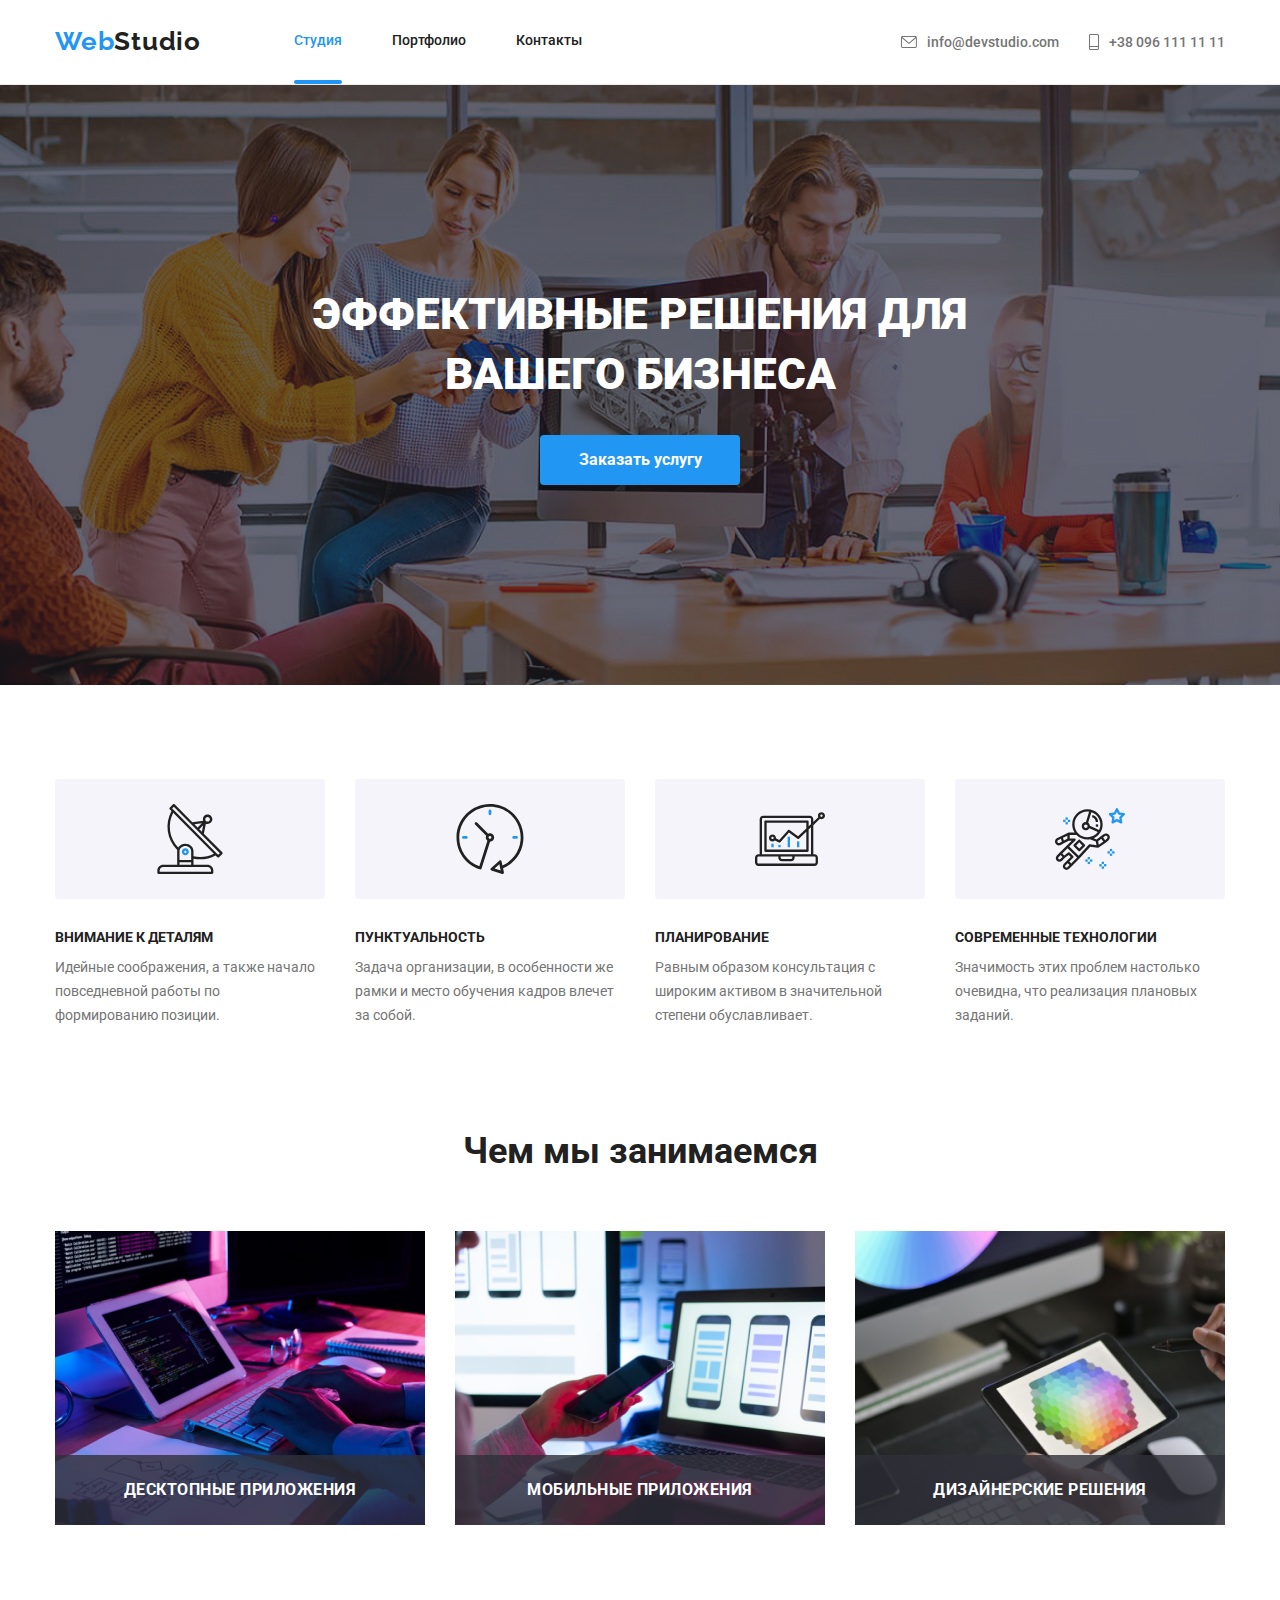
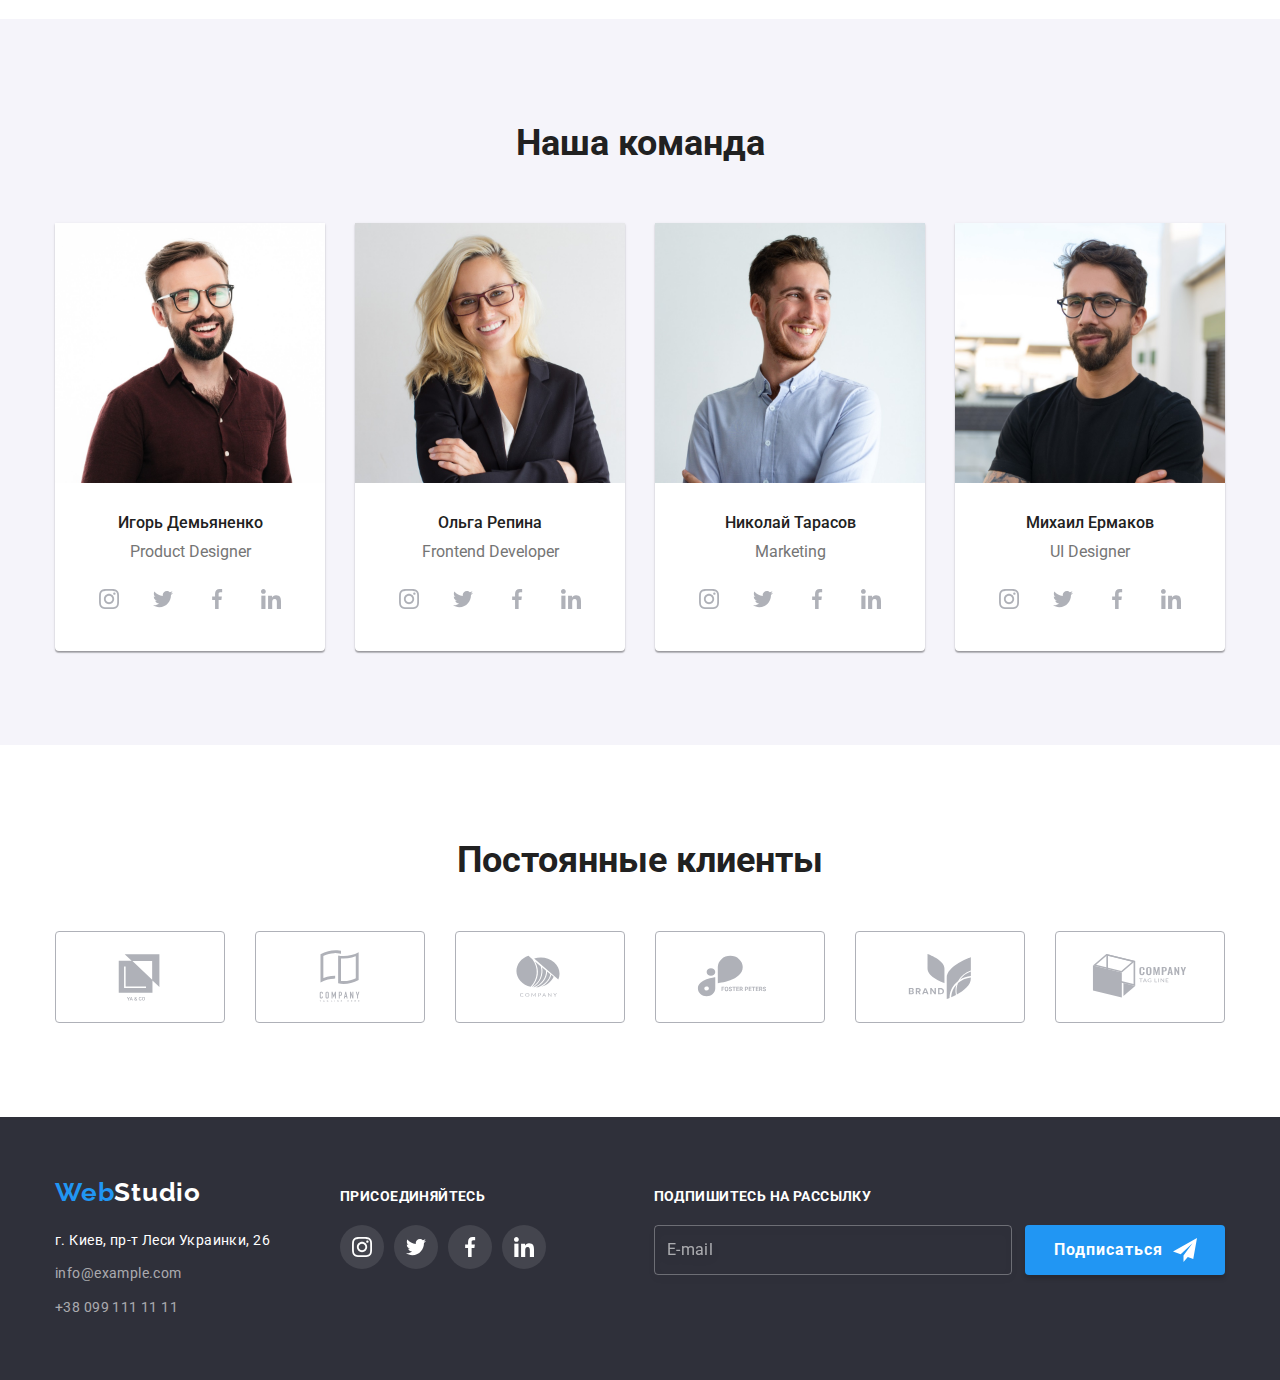
<file: index.html>
<!DOCTYPE html>
<html lang="ru">
  <head>
    <meta charset="utf-8" />
    <title>Студия</title>
    <link
      href="https://fonts.googleapis.com/css2?family=Raleway:wght@700&family=Roboto:wght@400;500;700;900&display=swap"
      rel="stylesheet"
    />
    <link
      rel="stylesheet"
      href="https://cdnjs.cloudflare.com/ajax/libs/modern-normalize/1.0.0/modern-normalize.min.css"
    />
    <link rel="stylesheet" href="./css/main.min.css" />
  </head>
  <body>
    <header class="page-header">
      <div class="container">
        <a class="logo" href="">Web<span class="logo-black">Studio</span></a>
        <nav class="page-nav">
          <ul class="main-nav-list">
            <li class="navigation-element is-active"><a href="./index.html">Студия</a></li>
            <li class="navigation-element"><a href="./portfolio.html">Портфолио</a></li>
            <li class="navigation-element"><a href="">Контакты</a></li>
          </ul>
        </nav>
        <ul class="contacts-list-header">
          <li class="contacts-header-element contacts-header-icon-mail">
            <a class="email-link" href="mailto:info@devstudio.com">
              <svg class="icon icon-envelope" width="16px" height="12px">
                <use href="./images/icons.svg#icon-envelope"></use>
              </svg>
              info@devstudio.com
            </a>
          </li>
          <li class="contacts-header-element">
            <a class="mob-link" href="tel:+380961111111">
              <svg class="icon icon-mob" width="10px" height="16px">
                <use href="./images/icons.svg#icon-mob"></use>
              </svg>
              <p>+38 096 111 11 11</p>
            </a>
          </li>
        </ul>
      </div>
    </header>
    <main>
      <section class="hero section">
        <div class="container">
          <h1 class="hero-title">Эффективные решения для вашего бизнеса</h1>
          <button class="order-service-btn" type="button" data-modal-open>Заказать услугу</button>
        </div>
      </section>

      <section class="features section">
        <div class="container">
          <h2 class="features__section-title visually-hidden">Особенности</h2>
          <ul class="features__list">
            <li class="features__feature-element feature-element-antenna">
              <h3 class="features__feature-title">Внимание к деталям</h3>
              <p class="features__feature-descr">
                Идейные соображения, а также начало повседневной работы по формированию позиции.
              </p>
            </li>
            <li class="features__feature-element feature-element-clock">
              <h3 class="features__feature-title">Пунктуальность</h3>
              <p class="features__feature-descr">
                Задача организации, в особенности же рамки и место обучения кадров влечет за собой.
              </p>
            </li>
            <li class="features__feature-element feature-element-diagram">
              <h3 class="features__feature-title">Планирование</h3>
              <p class="features__feature-descr">
                Равным образом консультация с широким активом в значительной степени обуславливает.
              </p>
            </li>
            <li class="features__feature-element feature-element-astronaut">
              <h3 class="features__feature-title">Современные технологии</h3>
              <p class="features__feature-descr">
                Значимость этих проблем настолько очевидна, что реализация плановых заданий.
              </p>
            </li>
          </ul>
        </div>
      </section>
      <section class="our-job section">
        <div class="container">
          <h2 class="our-job__title">Чем мы занимаемся</h2>
          <ul class="our-job__list">
            <li class="our-job__element">
              <img src="./images/our-job-1.jpg" alt="чем мы занимаемся" width="370" height="294" />
              <p class="our-job__element-descr">Десктопные приложения</p>
            </li>
            <li class="our-job__element">
              <img src="./images/our-job-2.jpg" alt="чем мы занимаемся" width="370" height="294" />
              <p class="our-job__element-descr">Мобильные приложения</p>
            </li>
            <li class="our-job__element">
              <img src="./images/our-job-3.jpg" alt="чем мы занимаемся" width="370" height="294" />
              <p class="our-job__element-descr">Дизайнерские решения</p>
            </li>
          </ul>
        </div>
      </section>

      <section class="our-team section">
        <div class="container">
          <h2 class="our-team-title">Наша команда</h2>
          <ul class="our-team-list">
            <li class="our-team-member">
              <img
                src="./images/team-member-1.jpg"
                alt="Игорь Демьяненко"
                width="270"
                height="260"
              />
              <div class="our-team-member-descr">
                <h3 class="member-name">Игорь Демьяненко</h3>
                <p class="member-position">Product Designer</p>
                <ul class="social-links">
                  <li class="social-links-element">
                    <a class="social-links-link" href="">
                      <svg class="social-icon-instagram" width="20px" height="20px">
                        <use href="./images/icons.svg#icon-instagram"></use>
                      </svg>
                    </a>
                  </li>
                  <li class="social-links-element">
                    <a class="social-links-link" href="">
                      <svg class="social-icon-twitter" width="20px" height="20px">
                        <use href="./images/icons.svg#icon-twitter"></use>
                      </svg>
                    </a>
                  </li>
                  <li class="social-links-element">
                    <a class="social-links-link" href="">
                      <svg class="social-icon-facebook" width="20px" height="20px">
                        <use href="./images/icons.svg#icon-facebook"></use>
                      </svg>
                    </a>
                  </li>
                  <li class="social-links-element">
                    <a class="social-links-link" href="">
                      <svg class="social-icon-linkedin" width="20px" height="20px">
                        <use href="./images/icons.svg#icon-linkedin"></use>
                      </svg>
                    </a>
                  </li>
                </ul>
              </div>
            </li>
            <li class="our-team-member">
              <img src="./images/team-member-2.jpg" alt="Ольга Репина" width="270" height="260" />
              <div class="our-team-member-descr">
                <h3 class="member-name">Ольга Репина</h3>
                <p class="member-position">Frontend Developer</p>
                <ul class="social-links">
                  <li class="social-links-element">
                    <a class="social-links-link" href="">
                      <svg class="social-icon-instagram" width="20px" height="20px">
                        <use href="./images/icons.svg#icon-instagram"></use>
                      </svg>
                    </a>
                  </li>
                  <li class="social-links-element">
                    <a class="social-links-link" href="">
                      <svg class="social-icon-twitter" width="20px" height="20px">
                        <use href="./images/icons.svg#icon-twitter"></use>
                      </svg>
                    </a>
                  </li>
                  <li class="social-links-element">
                    <a class="social-links-link" href="">
                      <svg class="social-icon-facebook" width="20px" height="20px">
                        <use href="./images/icons.svg#icon-facebook"></use>
                      </svg>
                    </a>
                  </li>
                  <li class="social-links-element">
                    <a class="social-links-link" href="">
                      <svg class="social-icon-linkedin" width="20px" height="20px">
                        <use href="./images/icons.svg#icon-linkedin"></use>
                      </svg>
                    </a>
                  </li>
                </ul>
              </div>
            </li>
            <li class="our-team-member">
              <img
                src="./images/team-member-3.jpg"
                alt="Николай Тарасов"
                width="270"
                height="260"
              />
              <div class="our-team-member-descr">
                <h3 class="member-name">Николай Тарасов</h3>
                <p class="member-position">Marketing</p>

                <ul class="social-links">
                  <li class="social-links-element">
                    <a class="social-links-link" href="">
                      <svg class="social-icon-instagram" width="20px" height="20px">
                        <use href="./images/icons.svg#icon-instagram"></use>
                      </svg>
                    </a>
                  </li>
                  <li class="social-links-element">
                    <a class="social-links-link" href="">
                      <svg class="social-icon-twitter" width="20px" height="20px">
                        <use href="./images/icons.svg#icon-twitter"></use>
                      </svg>
                    </a>
                  </li>
                  <li class="social-links-element">
                    <a class="social-links-link" href="">
                      <svg class="social-icon-facebook" width="20px" height="20px">
                        <use href="./images/icons.svg#icon-facebook"></use>
                      </svg>
                    </a>
                  </li>
                  <li class="social-links-element">
                    <a class="social-links-link" href="">
                      <svg class="social-icon-linkedin" width="20px" height="20px">
                        <use href="./images/icons.svg#icon-linkedin"></use>
                      </svg>
                    </a>
                  </li>
                </ul>
              </div>
            </li>
            <li class="our-team-member">
              <img src="./images/team-member-4.jpg" alt="Михаил Ермаков" width="270" height="260" />
              <div class="our-team-member-descr">
                <h3 class="member-name">Михаил Ермаков</h3>
                <p class="member-position">UI Designer</p>

                <ul class="social-links">
                  <li class="social-links-element">
                    <a class="social-links-link" href="instagram">
                      <svg class="social-icon-instagram" width="20px" height="20px">
                        <use href="./images/icons.svg#icon-instagram"></use>
                      </svg>
                    </a>
                  </li>
                  <li class="social-links-element">
                    <a class="social-links-link" href="">
                      <svg class="social-icon-twitter" width="20px" height="20px">
                        <use href="./images/icons.svg#icon-twitter"></use>
                      </svg>
                    </a>
                  </li>
                  <li class="social-links-element">
                    <a class="social-links-link" href="">
                      <svg class="social-icon-facebook" width="20px" height="20px">
                        <use href="./images/icons.svg#icon-facebook"></use>
                      </svg>
                    </a>
                  </li>
                  <li class="social-links-element">
                    <a class="social-links-link" href="">
                      <svg class="social-icon-linkedin" width="20px" height="20px">
                        <use href="./images/icons.svg#icon-linkedin"></use>
                      </svg>
                    </a>
                  </li>
                </ul>
              </div>
            </li>
          </ul>
        </div>
      </section>
      <section class="our-clients section">
        <div class="container">
          <h2 class="our-clients__title">Постоянные клиенты</h2>
          <ul class="our-clients__list">
            <li class="our-clients__element">
              <a class="our-clients__client-link" href="">
                <svg class="our-clients__client-pic" width="106px" height="60px">
                  <use href="./images/icons.svg#icon-company-1-logo"></use>
                </svg>
              </a>
            </li>
            <li class="our-clients__element">
              <a class="our-clients__client-link" href="">
                <svg class="our-clients__client-pic" width="106px" height="60px">
                  <use href="./images/icons.svg#icon-company-2-logo"></use>
                </svg>
              </a>
            </li>
            <li class="our-clients__element">
              <a class="our-clients__client-link" href="">
                <svg class="our-clients__client-pic" width="106px" height="60px">
                  <use href="./images/icons.svg#icon-company-3-logo"></use>
                </svg>
              </a>
            </li>
            <li class="our-clients__element">
              <a class="our-clients__client-link" href="">
                <svg class="our-clients__client-pic" width="106px" height="60px">
                  <use href="./images/icons.svg#icon-company-4-logo"></use>
                </svg>
              </a>
            </li>
            <li class="our-clients__element">
              <a class="our-clients__client-link" href="">
                <svg class="our-clients__client-pic" width="106px" height="60px">
                  <use href="./images/icons.svg#icon-company-5-logo"></use>
                </svg>
              </a>
            </li>
            <li class="our-clients__element">
              <a class="our-clients__client-link" href="">
                <svg class="our-clients__client-pic" width="106px" height="60px">
                  <use href="./images/icons.svg#icon-company-6-logo"></use>
                </svg>
              </a>
            </li>
          </ul>
        </div>
      </section>
    </main>
    <footer class="page-footer">
      <div class="container">
        <div class="footer-logo-address">
          <a class="logo" href="">Web<span class="logo-white">Studio</span></a>
          <address class="page-contacts">
            <p>г. Киев, пр-т Леси Украинки, 26</p>
            <ul class="footer-contacts-list">
              <li class="footer-contacts-element">
                <a class="footer-contacts-link" href="mailto:info@example.com">info@example.com</a>
              </li>
              <li class="footer-contacts-element">
                <a class="footer-contacts-link" href="tel:+380991111111">+38 099 111 11 11</a>
              </li>
            </ul>
          </address>
        </div>
        <div class="footer-social-links">
          <p class="footer-social-links-title">Присоединяйтесь</p>
          <ul class="social-links-list-footer">
            <li class="social-links-element-footer">
              <a class="social-links-link-footer" href="">
                <svg class="social-icon-instagram-footer" width="20px" height="20px">
                  <use href="./images/icons.svg#icon-instagram"></use>
                </svg>
              </a>
            </li>
            <li class="social-links-element-footer">
              <a class="social-links-link-footer" href="">
                <svg class="social-icon-twitter-footer" width="20px" height="20px">
                  <use href="./images/icons.svg#icon-twitter"></use>
                </svg>
              </a>
            </li>
            <li class="social-links-element-footer">
              <a class="social-links-link-footer" href="">
                <svg class="social-icon-facebook-footer" width="20px" height="20px">
                  <use href="./images/icons.svg#icon-facebook"></use>
                </svg>
              </a>
            </li>
            <li class="social-links-element-footer">
              <a class="social-links-link-footer" href="">
                <svg class="social-icon-linkedin-footer" width="20px" height="20px">
                  <use href="./images/icons.svg#icon-linkedin"></use>
                </svg>
              </a>
            </li>
          </ul>
        </div>
        <div class="sending-block-footer">
          <p class="sending-block-title">Подпишитесь на рассылку</p>
          <form class="sending-form" name="sending-form">
            <input
              type="email"
              name="sending-form-email"
              class="sending-form-email"
              title="Введите ваш почтовый
            адрес"
              placeholder="E-mail"
            />
            <button type="submit" class="sending-sign-in-btn" name="sending-sign-in">
              Подписаться
              <svg class="email-send-icon" width="24px" height="24px">
                <use href="./images/icons.svg#icon-send"></use>
              </svg>
            </button>
          </form>
        </div>
      </div>
    </footer>

    <div class="backdrop is-hidden" data-modal>
      <div class="modal">
        <button class="close-modal" type="button" data-modal-close>
          <svg class="close-modal-icon" width="11px" height="11px">
            <use href="./images/icons.svg#icon-cross"></use>
          </svg>
        </button>
        <p class="modal-title">Оставьте свои данные, мы вам перезвоним</p>
        <form name="modal-form" class="modal-form">
          <label for="modal-name-input" class="name-label">
            Имя
            <span class="modal-form-wrapper">
              <input
                type="text"
                name="modal-name"
                class="modal-name-input"
                title="Введите своё имя"
                id="modal-name"
              />
              <span class="modal-icon">
                <svg class="modal-name-icon" width="12px" height="12px">
                  <use href="./images/icons.svg#icon-name"></use>
                </svg>
              </span>
            </span>
          </label>
          <label for="modal-tel" class="tel-label">
            Телефон
            <span class="modal-form-wrapper">
              <input
                type="tel"
                name="modal-tel"
                class="modal-tel-input"
                title="Введите номер телефона"
                id="modal-tel"
              />
              <span class="modal-icon">
                <svg class="modal-tel-icon" width="14px" height="14px">
                  <use href="./images/icons.svg#icon-tel"></use>
                </svg>
              </span>
            </span>
          </label>

          <label for="modal-email" class="email-label">
            Почта

            <span class="modal-form-wrapper">
              <input
                type="email"
                name="modal-email"
                class="modal-email-input"
                title="Введите свой почтовый ящик"
                id="modal-email"
              />
              <span class="modal-icon">
                <svg class="modal-email-icon" width="16px" height="12px">
                  <use href="./images/icons.svg#icon-email"></use>
                </svg>
              </span>
            </span>
          </label>

          <label for="modal-comment" class="comment-label"> Комментарий </label>
          <textarea
            name="modal-comment"
            class="modal-comment-input"
            title="Введите текст"
            id="modal-comment"
            placeholder="Введите текст"
          ></textarea>
          <div class="agreemet-wrapper">
            <!--<svg class="modal-check-icon" width="13px" height="10px">
              <use href="./images/icons.svg#icon-check"></use>
            </svg> -->
            <input
              type="checkbox"
              name="modal-agreement"
              class="modal-agreement-input visually-hidden"
              title=""
              id="modal-agreement"
            />
            <label for="modal-agreement" class="agreement-label">
              Соглашаюсь с рассылкой и принимаю &nbsp;
              <a class="agreemet-link" href="">Условия договора</a>
            </label>
          </div>
          <button class="submit-btn" type="submit">Отправить</button>
        </form>
      </div>
    </div>
    <script src="./js/modal.js"></script>
  </body>
</html>
</file>
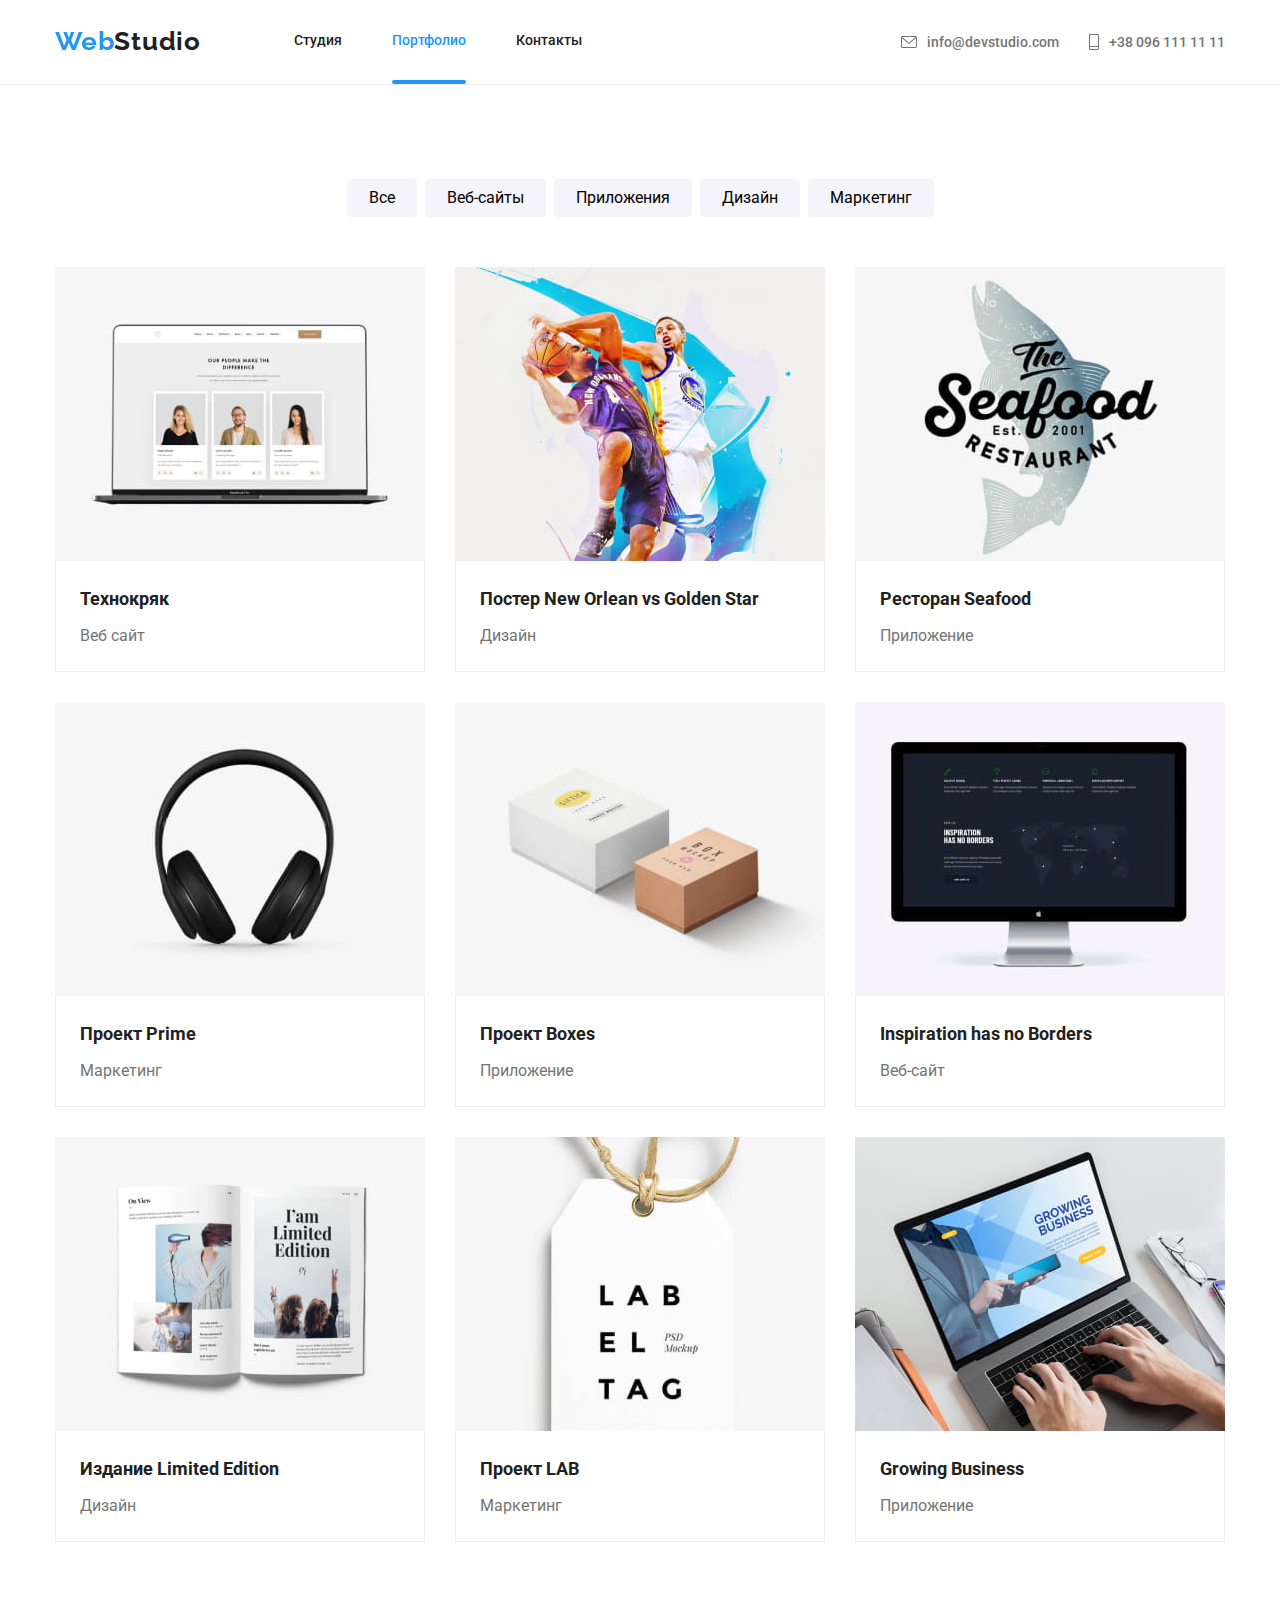
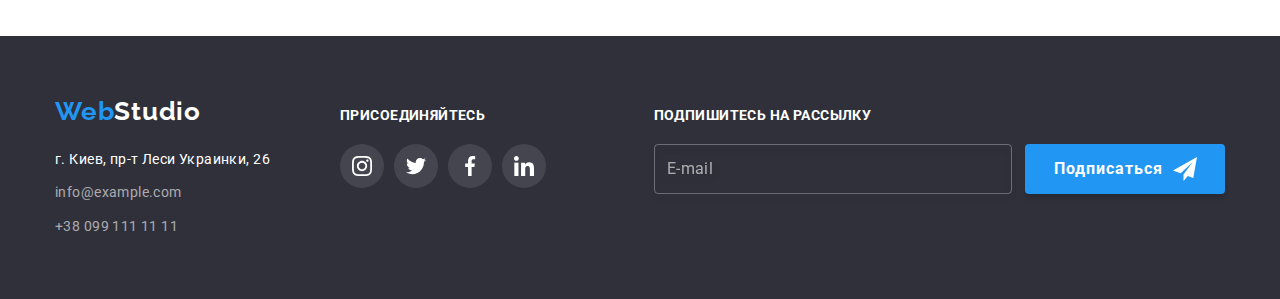
<file: portfolio.html>
<!DOCTYPE html>
<html lang="ru">
  <head>
    <meta charset="utf-8" />
    <title>Портфолио</title>
    <link
      href="https://fonts.googleapis.com/css2?family=Raleway:wght@700&family=Roboto:wght@400;500;700;900&display=swap"
      rel="stylesheet"
    />
    <link
      rel="stylesheet"
      href="https://cdnjs.cloudflare.com/ajax/libs/modern-normalize/1.0.0/modern-normalize.min.css"
    />
    <link rel="stylesheet" href="./css/main.min.css" />
  </head>
  <body>
    <header class="page-header">
      <div class="container">
        <a class="logo" href="">Web<span class="logo-black">Studio</span></a>
        <nav class="page-nav">
          <ul class="main-nav-list">
            <li class="navigation-element"><a href="./index.html">Студия</a></li>
            <li class="navigation-element is-active">
              <a href="./portfolio.html">Портфолио</a>
            </li>
            <li class="navigation-element"><a href="">Контакты</a></li>
          </ul>
        </nav>
        <ul class="contacts-list-header">
          <li class="contacts-header-element contacts-header-icon-mail">
            <a class="email-link" href="mailto:info@devstudio.com">
              <svg class="icon icon-envelope" width="16px" height="12px">
                <use href="./images/icons.svg#icon-envelope"></use>
              </svg>
              info@devstudio.com
            </a>
          </li>
          <li class="contacts-header-element">
            <a class="mob-link" href="tel:+380961111111">
              <svg class="icon icon-mob" width="10px" height="16px">
                <use href="./images/icons.svg#icon-mob"></use>
              </svg>
              <p>+38 096 111 11 11</p>
            </a>
          </li>
        </ul>
      </div>
    </header>
    <main>
      <section class="projects section">
        <div class="container">
          <h1 class="projects-title">Портфолио</h1>
          <ul class="filter-list">
            <li class="filter-element"><button type="button">Все</button></li>
            <li class="filter-element"><button type="button">Веб-сайты</button></li>
            <li class="filter-element"><button type="button">Приложения</button></li>
            <li class="filter-element"><button type="button">Дизайн</button></li>
            <li class="filter-element"><button type="button">Маркетинг</button></li>
          </ul>
          <ul class="projects-list">
            <li class="projects-element">
              <a class="projects-element-link" href="">
                <div class="projects-element-wrapper">
                  <img src="./images/portfolio1.jpg" alt="Технокряк - Веб сайт" width="370" />
                  <p class="project-element-popup-text">
                    Технокряк это современная площадка распространения коронавируса. Компании
                    используют эту платформу для цифрового шпионажа и атак на защищённые сервера
                    конкурентов.
                  </p>
                </div>
                <div class="project-descript">
                  <h2 class="project-name">Технокряк</h2>
                  <p class="project-type">Веб сайт</p>
                </div>
              </a>
            </li>
            <li class="projects-element">
              <a class="projects-element-link" href="">
                <div class="projects-element-wrapper">
                  <img
                    src="./images/portfolio2.jpg"
                    alt="Постер New Orlean vs Golden Star"
                    width="370"
                  />
                  <p class="project-element-popup-text">
                    Технокряк это современная площадка распространения коронавируса. Компании
                    используют эту платформу для цифрового шпионажа и атак на защищённые сервера
                    конкурентов.
                  </p>
                </div>
                <div class="project-descript">
                  <h2 class="project-name">Постер New Orlean vs Golden Star</h2>
                  <p class="project-type">Дизайн</p>
                </div>
              </a>
            </li>
            <li class="projects-element">
              <a class="projects-element-link" href="">
                <div class="projects-element-wrapper">
                  <img
                    src="./images/portfolio3.jpg"
                    alt="Ресторан Seafood - приложение"
                    width="370"
                  />
                  <p class="project-element-popup-text">
                    Технокряк это современная площадка распространения коронавируса. Компании
                    используют эту платформу для цифрового шпионажа и атак на защищённые сервера
                    конкурентов.
                  </p>
                </div>
                <div class="project-descript">
                  <h2 class="project-name">Ресторан Seafood</h2>
                  <p class="project-type">Приложение</p>
                </div></a
              >
            </li>
            <li class="projects-element">
              <a class="projects-element-link" href="">
                <div class="projects-element-wrapper">
                  <img src="./images/portfolio4.jpg" alt="Проект Prime" width="370" />
                  <p class="project-element-popup-text">
                    Технокряк это современная площадка распространения коронавируса. Компании
                    используют эту платформу для цифрового шпионажа и атак на защищённые сервера
                    конкурентов.
                  </p>
                </div>
                <div class="project-descript">
                  <h2 class="project-name">Проект Prime</h2>
                  <p class="project-type">Маркетинг</p>
                </div>
              </a>
            </li>
            <li class="projects-element">
              <a class="projects-element-link" href="">
                <div class="projects-element-wrapper">
                  <img src="./images/portfolio5.jpg" alt="Проект Boxes - приложение" width="370" />
                  <p class="project-element-popup-text">
                    Технокряк это современная площадка распространения коронавируса. Компании
                    используют эту платформу для цифрового шпионажа и атак на защищённые сервера
                    конкурентов.
                  </p>
                </div>
                <div class="project-descript">
                  <h2 class="project-name">Проект Boxes</h2>
                  <p class="project-type">Приложение</p>
                </div></a
              >
            </li>
            <li class="projects-element">
              <a class="projects-element-link" href="">
                <div class="projects-element-wrapper">
                  <img
                    src="./images/portfolio6.jpg"
                    alt="Inspiration has no Borders - Веб сайт"
                    width="370"
                  />
                  <p class="project-element-popup-text">
                    Технокряк это современная площадка распространения коронавируса. Компании
                    используют эту платформу для цифрового шпионажа и атак на защищённые сервера
                    конкурентов.
                  </p>
                </div>
                <div class="project-descript">
                  <h2 class="project-name">Inspiration has no Borders</h2>
                  <p class="project-type">Веб-сайт</p>
                </div></a
              >
            </li>
            <li class="projects-element">
              <a class="projects-element-link" href="">
                <div class="projects-element-wrapper">
                  <img src="./images/portfolio7.jpg" alt="Издание Limited Edition" width="370" />
                  <p class="project-element-popup-text">
                    Технокряк это современная площадка распространения коронавируса. Компании
                    используют эту платформу для цифрового шпионажа и атак на защищённые сервера
                    конкурентов.
                  </p>
                </div>
                <div class="project-descript">
                  <h2 class="project-name">Издание Limited Edition</h2>
                  <p class="project-type">Дизайн</p>
                </div></a
              >
            </li>
            <li class="projects-element">
              <a class="projects-element-link" href="">
                <div class="projects-element-wrapper">
                  <img src="./images/portfolio8.jpg" alt="Проект LAB" width="370" />
                  <p class="project-element-popup-text">
                    Технокряк это современная площадка распространения коронавируса. Компании
                    используют эту платформу для цифрового шпионажа и атак на защищённые сервера
                    конкурентов.
                  </p>
                </div>
                <div class="project-descript">
                  <h2 class="project-name">Проект LAB</h2>
                  <p class="project-type">Маркетинг</p>
                </div></a
              >
            </li>
            <li class="projects-element">
              <a class="projects-element-link" href="">
                <div class="projects-element-wrapper">
                  <img
                    src="./images/portfolio9.jpg"
                    alt="Growing Business - приложение"
                    width="370"
                  />
                  <p class="project-element-popup-text">
                    Технокряк это современная площадка распространения коронавируса. Компании
                    используют эту платформу для цифрового шпионажа и атак на защищённые сервера
                    конкурентов.
                  </p>
                </div>
                <div class="project-descript">
                  <h2 class="project-name">Growing Business</h2>
                  <p class="project-type">Приложение</p>
                </div></a
              >
            </li>
          </ul>
        </div>
      </section>
    </main>
    <footer class="page-footer">
      <div class="container">
        <div class="footer-logo-address">
          <a class="logo" href="">Web<span class="logo-white">Studio</span></a>
          <address class="page-contacts">
            <p>г. Киев, пр-т Леси Украинки, 26</p>
            <ul class="footer-contacts-list">
              <li class="footer-contacts-element">
                <a class="footer-contacts-link" href="mailto:info@example.com">info@example.com</a>
              </li>
              <li class="footer-contacts-element">
                <a class="footer-contacts-link" href="tel:+380991111111">+38 099 111 11 11</a>
              </li>
            </ul>
          </address>
        </div>
        <div class="footer-social-links">
          <p class="footer-social-links-title">Присоединяйтесь</p>
          <ul class="social-links-list-footer">
            <li class="social-links-element-footer">
              <a class="social-links-link-footer" href="">
                <svg class="social-icon-instagram-footer" width="20px" height="20px">
                  <use href="./images/icons.svg#icon-instagram"></use>
                </svg>
              </a>
            </li>
            <li class="social-links-element-footer">
              <a class="social-links-link-footer" href="">
                <svg class="social-icon-twitter-footer" width="20px" height="20px">
                  <use href="./images/icons.svg#icon-twitter"></use>
                </svg>
              </a>
            </li>
            <li class="social-links-element-footer">
              <a class="social-links-link-footer" href="">
                <svg class="social-icon-facebook-footer" width="20px" height="20px">
                  <use href="./images/icons.svg#icon-facebook"></use>
                </svg>
              </a>
            </li>
            <li class="social-links-element-footer">
              <a class="social-links-link-footer" href="">
                <svg class="social-icon-linkedin-footer" width="20px" height="20px">
                  <use href="./images/icons.svg#icon-linkedin"></use>
                </svg>
              </a>
            </li>
          </ul>
        </div>
        <div class="sending-block-footer">
          <p class="sending-block-title">Подпишитесь на рассылку</p>
          <form class="sending-form" name="sending-form">
            <input
              type="email"
              name="sending-form-email"
              class="sending-form-email"
              title="Введите ваш почтовый
            адрес"
              placeholder="E-mail"
            />
            <button type="submit" class="sending-sign-in-btn" name="sending-sign-in">
              Подписаться
              <svg class="email-send-icon" width="24px" height="24px">
                <use href="./images/icons.svg#icon-send"></use>
              </svg>
            </button>
          </form>
        </div>
      </div>
    </footer>
  </body>
</html>
</file>
<file: css/main.min.css>
.visually-hidden{position:absolute !important;clip:rect(1px 1px 1px 1px);clip:rect(1px, 1px, 1px, 1px);padding:0 !important;border:0 !important;height:1px !important;width:1px !important;overflow:hidden}:root{--bgcolor-body: #ffffff;--bgcolor-filter-btn: #f5f4fa;--bgcolor-order-service-btn: #2196f3;--bgcolor-order-service-btn-shadow: rgba(0, 0, 0, 0.15);--bgcolor-order-service-btn-hover: #188ce8;--bgcolor-filter-btn-active: #2196f3;--bgcolor-footer: #2f303a;--bgcolor-hero: #2f303a;--bgcolor-our-team: #f5f4fa;--bgcolor-our-team-member: #ffffff;--fontcolor-body: #212121;--fontcolor-navigation: #212121;--fontcolor-navigation-active: #2196f3;--fontcolor-navigation-focus-hover: #2196f3;--fontcolor-contacts: #757575;--fontcolor-contacts-focus-hover: #2196f3;--fontcolor-hero: #ffffff;--fontcolor-order-service-btn: #ffffff;--fontcolor-filter-btn-active: #ffffff;--fontcolor-teammates-positions: #757575;--fontcolor-projects-type: #757575;--fontcolor-footer: rgba(255, 255, 255, 0.6);--fontcolor-footer-links: rgba(255, 255, 255, 0.6);--fontcolor-footer-address: #ffffff;--bordercolor-project: #eeeeee;--bordercolor-header: #ececec;--logo-color: #2196f3;--logo-black: #212121;--logo-white: #ffffff;--fill-accent: #2196f3;--fill-normal: #757575;--border-color: #212121;--agreement-link: #188ce8;--submit-btn: #188ce8;--social-icon: #afb1b8;--our-clients: #afb1b8;--our-clients-title: #212121;--white: #ffffff;--feature-element: #f5f4fa;--hero-bg: #c4c4c4;--font-main: Roboto, sans-serif;--font-logo: Raleway, sans-serif}a{background-color:transparent;color:inherit;text-decoration:none}img{display:block}body{background:var(--bgcolor-body);font-family:var(--font-main);font-size:16px;color:var(--fontcolor-body)}h1,h2,h3,h4,h5,h6,p,ul,ol{margin-top:0;margin-bottom:0}ul,ol{padding-left:0}h1,h2{padding:0;margin:0}ul{list-style-type:none}.container{max-width:1200px;margin:0 auto;padding-left:15px;padding-right:15px}.logo{font-family:var(--font-logo);font-weight:bold;font-size:26px;line-height:1.2;color:var(--logo-color);letter-spacing:0.03em}.logo .logo-black{color:var(--logo-black)}.logo .logo-white{color:var(--logo-white)}.navigation-element{color:var(--fontcolor-navigation);font-size:14px;line-height:1.15;font-weight:500;transition:color 250ms cubic-bezier(0.4, 0, 0.2, 1)}.navigation-element:hover,.navigation-element:focus{color:var(--fontcolor-navigation-focus-hover)}.is-active{color:var(--fontcolor-navigation-focus-hover)}.is-active::after{display:block;content:'';width:auto;height:4px;border-radius:2px;border-bottom:4px solid;fill:var(--fontcolor-navigation-active)}.mob-link{display:flex;align-items:center;transition:color 250ms cubic-bezier(0.4, 0, 0.2, 1)}.mob-link:hover,.mob-link:focus{color:var(--fontcolor-contacts-focus-hover)}.email-link{display:flex;align-items:center;transition:color 250ms cubic-bezier(0.4, 0, 0.2, 1)}.email-link:hover,.email-link:focus{color:var(--fontcolor-contacts-focus-hover)}.icon-envelope{margin-right:10px;fill:var(--fill-normal);transition:fill 250ms cubic-bezier(0.4, 0, 0.2, 1)}.email-link:hover .icon-envelope,.email-link:focus .icon-envelope{fill:var(--fill-accent)}.icon-mob{margin-right:10px;fill:var(--fill-normal);transition:fill 250ms cubic-bezier(0.4, 0, 0.2, 1)}.mob-link:hover .icon-mob,.mob-link:focus .icon-mob{fill:var(--fill-accent)}.order-service-btn{font-weight:700;line-height:1.88;color:var(--fontcolor-order-service-btn);background:var(--bgcolor-order-service-btn);box-shadow:0px 4px 4px var(--bgcolor-order-service-btn-shadow);border-radius:4px;transition:background-color 250ms cubic-bezier(0.4, 0, 0.2, 1);margin-top:30px;width:200px;height:50px;border:none}.order-service-btn:hover,.order-service-btn:focus{background-color:var(--bgcolor-order-service-btn-hover)}.page-nav{margin:0 0 0 93px}.main-nav-list{display:flex}.main-nav-list a{padding:32px 0;display:block}.navigation-element{margin:0 50px 0 0}.navigation-element:last-child{margin-right:0}.filter-element button{background:var(--bgcolor-filter-btn);border-style:none;border-radius:4px;cursor:pointer;font-size:16px;line-height:1.63;padding:6px 22px;transition:background-color 250ms cubic-bezier(0.4, 0, 0.2, 1),color 250ms cubic-bezier(0.4, 0, 0.2, 1),box-shadow 250ms cubic-bezier(0.4, 0, 0.2, 1)}.filter-element button:active,.filter-element button:focus,.filter-element button:hover{color:var(--fontcolor-filter-btn-active);background:var(--bgcolor-filter-btn-active);box-shadow:0px 3px 1px rgba(0,0,0,0.1),0px 1px 2px rgba(0,0,0,0.08),0px 2px 2px rgba(0,0,0,0.12)}.filter-element .is-active-filter{color:var(--fontcolor-filter-btn-active);background:var(--bgcolor-filter-btn-active)}.social-links{display:flex;margin-top:16px;justify-content:space-between;align-items:center}.social-links-link{display:flex;height:44px;width:44px;border-radius:50%;text-align:center;justify-content:center;align-items:center;transition:background-color 250ms cubic-bezier(0.4, 0, 0.2, 1)}.social-links-link:hover,.social-links-link:focus{background-color:var(--fill-accent)}.social-links-link-footer:hover,.social-links-link-footer:focus{background-color:var(--fill-accent)}.social-icon-facebook,.social-icon-instagram,.social-icon-twitter,.social-icon-linkedin{fill:var(--social-icon);transition:fill 250ms cubic-bezier(0.4, 0, 0.2, 1)}.social-links-link:hover .social-icon-facebook,.social-links-link:focus .social-icon-facebook,.social-links-link-footer:hover .social-icon-facebook,.social-links-link-footer:focus .social-icon-facebook,.social-links-link:hover .social-icon-instagram,.social-links-link:focus .social-icon-instagram,.social-links-link-footer:hover .social-icon-instagram,.social-links-link-footer:focus .social-icon-instagram,.social-links-link:hover .social-icon-twitter,.social-links-link:focus .social-icon-twitter,.social-links-link-footer:hover .social-icon-twitter,.social-links-link-footer:focus .social-icon-twitter,.social-links-link:hover .social-icon-linkedin,.social-links-link:focus .social-icon-linkedin,.social-links-link-footer:hover .social-icon-linkedin,.social-links-link-footer:focus .social-icon-linkedin{fill:var(--white)}.backdrop{position:fixed;top:0;left:0;width:100%;height:100%;background-color:rgba(0,0,0,0.2);transition:opacity 250ms cubic-bezier(0.4, 0, 0.2, 1)}.is-hidden{opacity:0;pointer-events:none}.modal{position:absolute;display:flex;padding:40px;flex-direction:column;top:50%;left:50%;transform:translate(-50%, -50%);width:528px;height:581px;background-color:var(--bgcolor-body);box-shadow:0px 1px 3px rgba(0,0,0,0.12),0px 1px 1px rgba(0,0,0,0.14),0px 2px 1px rgba(0,0,0,0.2);border-radius:4px}.close-modal{padding:0;display:block;position:absolute;top:8px;right:8px;height:30px;width:30px;border:1px solid rgba(0,0,0,0.1);border-radius:50%;background-color:transparent;cursor:pointer}.close-modal:hover,.close-modal:focus{fill:var(--fill-accent)}.modal-form{display:flex;flex-direction:column}.modal-title{font-weight:700;font-size:20px;line-height:1.15;text-align:center;margin-bottom:12px}.name-label,.tel-label,.email-label,.comment-label{font-size:12px;line-height:1.17;color:var(--fill-normal)}.modal-name-input,.modal-tel-input,.modal-email-input,.modal-comment-input{width:100%;height:40px;margin-top:4px;margin-bottom:10px;padding-left:42px;border:1px solid rgba(33,33,33,0.2);box-sizing:border-box;border-radius:4px}.modal-name-input:focus,.modal-tel-input:focus,.modal-email-input:focus,.modal-comment-input:focus{outline:none;border-color:var(--fill-accent)}.modal-comment-input{resize:none;height:120px;margin-bottom:20px;padding:12px 16px;font-size:12px;line-height:1.17}.modal-comment-input::placeholder{color:rgba(117,117,117,0.5)}.modal-icon{position:absolute;top:0;left:15px}.modal-name-input:focus+.modal-icon,.modal-tel-input:focus+.modal-icon,.modal-email-input:focus+.modal-icon{fill:var(--fill-accent)}.agreemet-wrapper{display:flex;align-items:center;justify-content:flex-start;padding-left:13px;margin-bottom:30px}.modal-agreement-input{margin-right:7px}.agreement-label{display:flex;align-items:center;font-size:14px;line-height:1.72;color:var(--fill-normal)}.agreement-label::before{display:block;content:'';margin-right:9px;width:16px;height:15px;border:2px solid var(--border-color);border-radius:2px;background-position:50% 50%;background-repeat:no-repeat;background-size:contain;background-image:url("../images/svg/logo-check-empty.svg")}.modal-agreement-input:checked+.agreement-label::before{background-color:var(--fill-accent);border-color:var(--fill-accent);background-image:url("../images/svg/logo-check.svg"),url("../images/svg/logo-check-empty.svg")}.modal-agreement-input:focus+.agreement-label::before{outline:1px solid rgba(20,20,39,0.5)}.agreemet-link{font-size:14px;line-height:1.72;text-decoration:underline;color:var(--agreement-link)}.modal-form-wrapper{position:relative}.submit-btn{align-self:center;height:50px;width:200px;background-color:var(--fill-accent);box-shadow:0px 4px 4px rgba(0,0,0,0.15);border-radius:4px;border:none;font-weight:700;font-size:16px;line-height:1.87;color:var(--white);cursor:pointer;transition:background-color 250ms cubic-bezier(0.4, 0, 0.2, 1)}.submit-btn:hover,.submit-btn:focus{background-color:var(--submit-btn)}.contacts-header-element{line-height:1.15;font-weight:500;color:var(--fontcolor-contacts);font-size:14px}.page-header{border-bottom:1px solid var(--bordercolor-header)}.page-header .container{display:flex;align-items:center}.page-header .logo{margin:0}.page-header .contacts-header-element{margin:0 30px 0 0}.page-header .contacts-header-element:last-child{margin-right:0}.page-header .contacts-list-header{display:flex;margin-left:auto}footer{background:var(--bgcolor-footer);font-size:14px;color:var(--fontcolor-footer);letter-spacing:0.03em;padding-top:60px;padding-bottom:60px}.page-footer .page-contacts{font-style:normal;line-height:1.7;color:var(--fontcolor-footer-address);margin-top:20px}.page-footer .container{display:flex;align-items:baseline}.footer-contacts-element{margin-top:9px}.footer-contacts-link{color:var(--fontcolor-footer-links);font-size:14px;line-height:1.72;letter-spacing:0.03em;transition:color 250ms cubic-bezier(0.4, 0, 0.2, 1)}.footer-contacts-link:hover,.footer-contacts-link:focus{color:var(--fontcolor-contacts-focus-hover)}.social-links-list-footer{display:flex;justify-content:space-between;align-items:center}.social-links-link-footer{display:flex;height:44px;width:44px;justify-content:center;align-items:center;border-radius:50%;background-color:rgba(255,255,255,0.1);transition:background-color 250ms cubic-bezier(0.4, 0, 0.2, 1)}.social-links-element-footer:not(:last-child){margin-right:10px}.social-icon-facebook-footer,.social-icon-instagram-footer,.social-icon-twitter-footer,.social-icon-linkedin-footer{fill:var(--white)}.footer-logo-address{margin-right:70px}.footer-social-links-title{font-size:14px;font-weight:bold;text-transform:uppercase;line-height:1.15;margin-bottom:20px;color:var(--white)}.sending-block-footer{display:flex;margin-left:auto;justify-content:last baseline;flex-direction:column}.sending-form-email{height:50px;width:358px;border:1px solid rgba(255,255,255,0.3);box-sizing:border-box;filter:drop-shadow(0px 4px 4px rgba(0,0,0,0.15));border-radius:4px;padding-left:12px;outline:none;color:var(--white);font-size:16px;line-height:1.25;letter-spacing:0.03em;background-color:transparent}.sending-form-email::placeholder{color:rgba(255,255,255,0.6)}.sending-sign-in-btn{display:inline-flex;align-items:center;height:50px;width:200px;margin-left:10px;border:none;background:var(--fill-accent);box-shadow:0px 4px 4px rgba(0,0,0,0.15);border-radius:4px;text-align:left;padding-left:29px;font-size:16px;line-height:1.87;font-weight:700;color:var(--white);letter-spacing:0.06em;transition:background-color 250ms cubic-bezier(0.4, 0, 0.2, 1)}.sending-sign-in-btn:focus,.sending-sign-in-btn:hover{background-color:var(--submit-btn)}.email-send-icon{margin-left:10px;fill:var(--white)}.sending-block-title{font-size:14px;font-weight:bold;text-transform:uppercase;line-height:1.15;margin-bottom:20px;color:var(--white)}.hero{padding:200px 0;text-align:center;max-width:1600px;margin:0 auto;background:var(--bgcolor-hero);background-color:var(--hero-bg);background-image:linear-gradient(rgba(47,48,58,0.4), rgba(47,48,58,0.4)),url(../images/bg-hero.jpg);background-repeat:no-repeat;background-position:center}.hero .hero-title{font-size:44px;line-height:1.36;font-weight:900;color:var(--fontcolor-hero);max-width:700px;margin:0 auto;text-transform:uppercase}.features{padding-top:94px;padding-bottom:94px}.features__feature-title{font-size:14px;font-weight:bold;text-transform:uppercase;line-height:1.15;margin-bottom:10px}.features__feature-descr{color:var(--fontcolor-projects-type);font-size:14px;line-height:1.72}.features__list{display:flex;margin:0 auto}.features__feature-element{width:270px;margin-right:30px}.features__feature-element:last-child{margin-right:0}.features__feature-element::before{content:'';width:270px;height:120px;display:block;background-color:var(--feature-element);background-image:linear-gradient(var(--feature-element), var(--feature-element));background-position:center;background-repeat:no-repeat;border-radius:4px;margin-bottom:30px}.feature-element-antenna::before{background-image:url(../images/svg/antenna.svg)}.feature-element-clock::before{background-image:url(../images/svg/clock.svg)}.feature-element-diagram::before{background-image:url(../images/svg/diagram.svg)}.feature-element-astronaut::before{background-image:url(../images/svg/astronaut.svg)}.our-job{padding-bottom:94px}.our-job__title{font-size:36px;line-height:1.67;font-weight:bold;text-align:center;margin-bottom:50px}.our-job__list{display:flex}.our-job__element{position:relative;margin-right:30px}.our-job__element:last-child{margin-right:0}.our-job__element-descr{position:absolute;display:flex;width:100%;height:70px;bottom:0px;left:0px;text-transform:uppercase;justify-content:center;align-items:center;font-weight:700;line-height:1.17;letter-spacing:0.03em;background:rgba(47,48,58,0.8);color:var(--white)}.our-team{padding-top:94px;padding-bottom:94px;background-color:var(--bgcolor-our-team)}.our-team .our-team-title{font-size:36px;line-height:1.67;font-weight:bold;text-align:center;margin-bottom:50px}.our-team .member-name{font-size:16px;line-height:1.19;font-weight:500;margin-bottom:10px}.our-team .member-position{line-height:1.19;color:var(--fontcolor-teammates-positions)}.our-team .our-team-list{display:flex}.our-team .our-team-member{margin-right:30px;box-shadow:0px 1px 3px rgba(0,0,0,0.12),0px 1px 1px rgba(0,0,0,0.14),0px 2px 1px rgba(0,0,0,0.2);border-radius:0px 0px 4px 4px;background:var(--bgcolor-our-team-member)}.our-team .our-team-member:last-child{margin-right:0}.our-team .container{text-align:center}.our-team .our-team-member-descr{padding:30px 32px}.projects{padding-top:94px;padding-bottom:94px}.projects .container{display:flex;flex-direction:column}.projects .filter-list{border:none;display:flex;margin:0 auto;margin-bottom:50px}.projects .projects-element:not(:nth-child(3n+3)){margin-right:30px}.projects .projects-element:not(:nth-last-child(-n+3)){margin-bottom:30px}.projects .project-descript{border:1px solid var(--bordercolor-project);border-top:none;box-sizing:border-box;padding:20px 24px}.projects .project-name{font-weight:bold;font-size:18px;line-height:2;margin-bottom:4px}.projects .project-type{line-height:1.88;color:var(--fontcolor-projects-type)}.projects-title{display:none}.projects-list{display:flex;flex-wrap:wrap}.projects-element-link:hover,.projects-element-link:focus{display:block;box-sizing:border-box;box-shadow:0px 1px 1px rgba(0,0,0,0.12),0px 4px 4px rgba(0,0,0,0.06),1px 4px 6px rgba(0,0,0,0.16)}.projects-element-wrapper{position:relative;overflow:hidden}.project-element-popup-text{position:absolute;top:0;left:0;padding:63px 24px;width:100%;height:100%;font-size:18px;line-height:28px;letter-spacing:1.55;color:var(--white);background:rgba(33,150,243,0.9);overflow:auto;transform:translateY(100%);transition:transform 250ms cubic-bezier(0.4, 0, 0.2, 1)}.projects-element-link:hover .project-element-popup-text,.projects-element-link:focus .project-element-popup-text{transform:translateY(0%)}.filter-element:not(:last-child){margin-right:8px}.our-clients{padding-top:94px;padding-bottom:94px}.our-clients__title{margin-bottom:50px;font-weight:700;font-size:36px;line-height:1.17;color:var(--our-clients-title);text-align:center}.our-clients__list{display:flex;justify-content:center;align-items:center}.our-clients__element:not(:last-child){margin-right:30px}.our-clients__client-link{display:block;width:170px;height:92px;border:1px solid var(--our-clients);border-radius:4px;display:flex;justify-content:center;align-items:center;transition:border-color 250ms cubic-bezier(0.4, 0, 0.2, 1)}.our-clients__client-link:hover,.our-clients__client-link:focus{border-color:var(--fill-accent)}.our-clients__client-pic{fill:var(--our-clients);transition:fill 250ms cubic-bezier(0.4, 0, 0.2, 1)}.our-clients__client-link:hover .our-clients__client-pic,.our-clients__client-link:focus .our-clients__client-pic{fill:var(--fill-accent)}
/*# sourceMappingURL=main.min.css.map */
</file>
